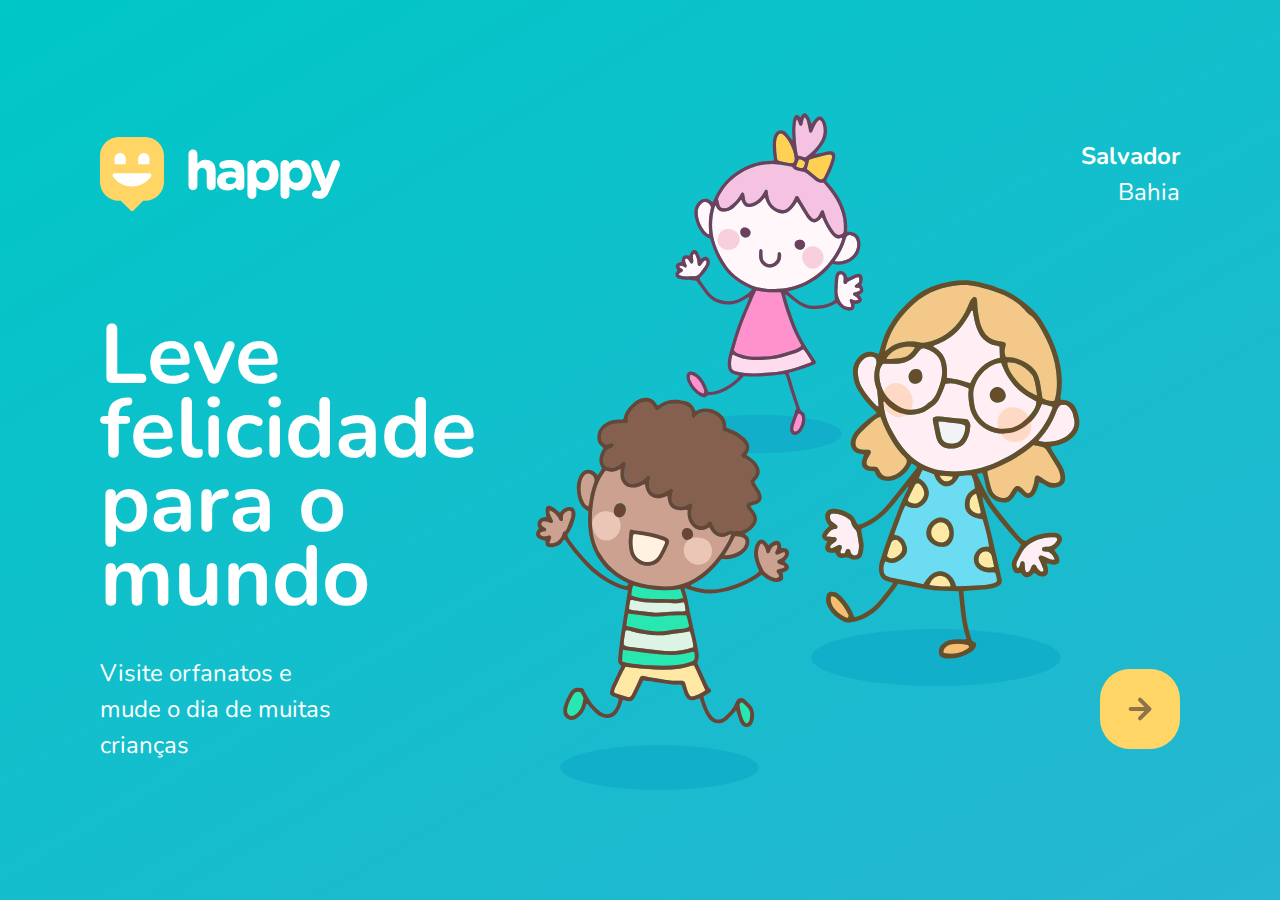
<file: nlw/index.html>
<!DOCTYPE html>
<html lang="pt_BR">
  <head>
    <meta charset="UTF-8" />
    <meta name="viewport" content="width=device-width, initial-scale=1.0" />
    <title>Happy</title>

    <link rel="icon" href="./public/images/logo-icon.png" />
    <link rel="stylesheet" href="./public/css/main.css" />
    <link rel="stylesheet" href="./public/css/animations.css" />
    <link rel="stylesheet" href="./public/css/page-landing.css" />
    <link href="https://fonts.googleapis.com/css2?family=Nunito:wght@400;600;800&display=swap" rel="stylesheet">

  </head>

  <body>
    <div id="page-landing">
      <div id="container">
        <header>
          <img class="animate-up" id="logo" src="./public/images/logo.svg" alt="Logomarca de Happy" />

          <div class="location animate-up">
            <strong>Salvador</strong>
            <p>Bahia</p>
          </div>
        </header>

        <main>
          <h1 class="animate-up">Leve felicidade para o mundo</h1>

          <section class="visit">
            <p class="animate-up">Visite orfanatos e mude o dia de muitas crianças</p>

            <a class="animate-up" href="orphanages.html" title="Visite orfanatos">
              <img src="./public/images/arrow.svg" alt="Ir para o mapa" />
            </a>
          </section>
        </main>
      </div>
    </div>
  </body>
</html>
</file>
<file: nlw/public/css/main.css>
*{
    margin: 0;
    padding: 0;
    box-sizing: border-box;
}

body{
    height: 100vh;  
    color: white;
    background: #EDF2F5;
}

:root{
    font-size: 62.5%;
}

body, input, button, textarea{
    font: 400 1.8rem/1 'Nunito', sans-serif;
}
</file>
<file: nlw/public/css/animations.css>
@keyframes up{
    from {
        opacity: 0;
        transform: translateY(16px);
    }

    to{
        opacity: 1;
        transform: translateY(0);
    }

}

@keyframes right{
    from{
        transform: translateX(-100%);
    }
    to{
        transform: translateX(0);
    }
}

@keyframes appear {
    from{
        opacity: 0;
    }
    to{
        opacity: 1;
    }
}

.animate-up {
    animation-name: up;
    animation-duration: 300ms;
    animation-fill-mode: backwards;
}

.animate-right {
    animation-name: right;
    animation-duration: 300ms;
}

.animate-appear{
    animation-name: appear;
    animation-duration: 300ms;
    animation-fill-mode: backwards;
}
</file>
<file: nlw/public/css/page-landing.css>
#page-landing{
    background: linear-gradient(329.54deg, #26b6d1 0%, #00c7c7 100%);
    min-height: 100vh;
    text-align: center;
    display: flex;
}

#container {
    margin: auto;
    width: min(90%, 112rem);
}

.location, h1, .visit p{
    height: 16vh;
}

#logo{
    animation-delay: 50ms;
}

.location{
    animation-delay: 100ms;
}

main h1{
    animation-delay: 150ms;
    font-size: clamp(4rem, 8vw, 8.4rem);
}

.visit p {
    animation-delay: 200ms;
}

.visit a{
    width: 8rem;
    height: 8rem;
    background: #ffd666;

    border: none;
    border-radius: 3rem;

    display: flex;
    align-items: center;
    justify-content: center;

    margin: auto;

    transition: background 200ms;
    animation-delay: 250ms;
}

.visit a:hover{
    background: #96feff;
}

/*desktop version*/

@media (min-width: 760px){

    #container{
        padding: 5rem 2rem;
        /* shorthand background: image repeat position / size */
        background: url("../images/bg.svg") no-repeat 80% / clamp(30rem, 54vw, 56rem); 
    }

    header{
        display: flex;
        align-items: center;
        justify-content: space-between;
    }

    .location, h1, .visit p{
        height: initial;
        text-align: initial;
    }

    .location{
        text-align: right;
        font-size: 2.4rem;
        line-height: 1.5;
    }

    main h1{
        font-weight: bold;
        line-height: .88;

        margin: clamp(10%, 9vh, 12%) 0 4rem;

        width: min(300px, 80%);
    }

    .visit{
        display: flex;
        align-items: center;
        justify-content: space-between;
    }

    .visit p{
        font-size: 2.4rem;
        line-height: 1.5;
        width: clamp(20rem, 20vw, 30rem);
    }

    .visit a{
        margin: initial;
    }


}
</file>
